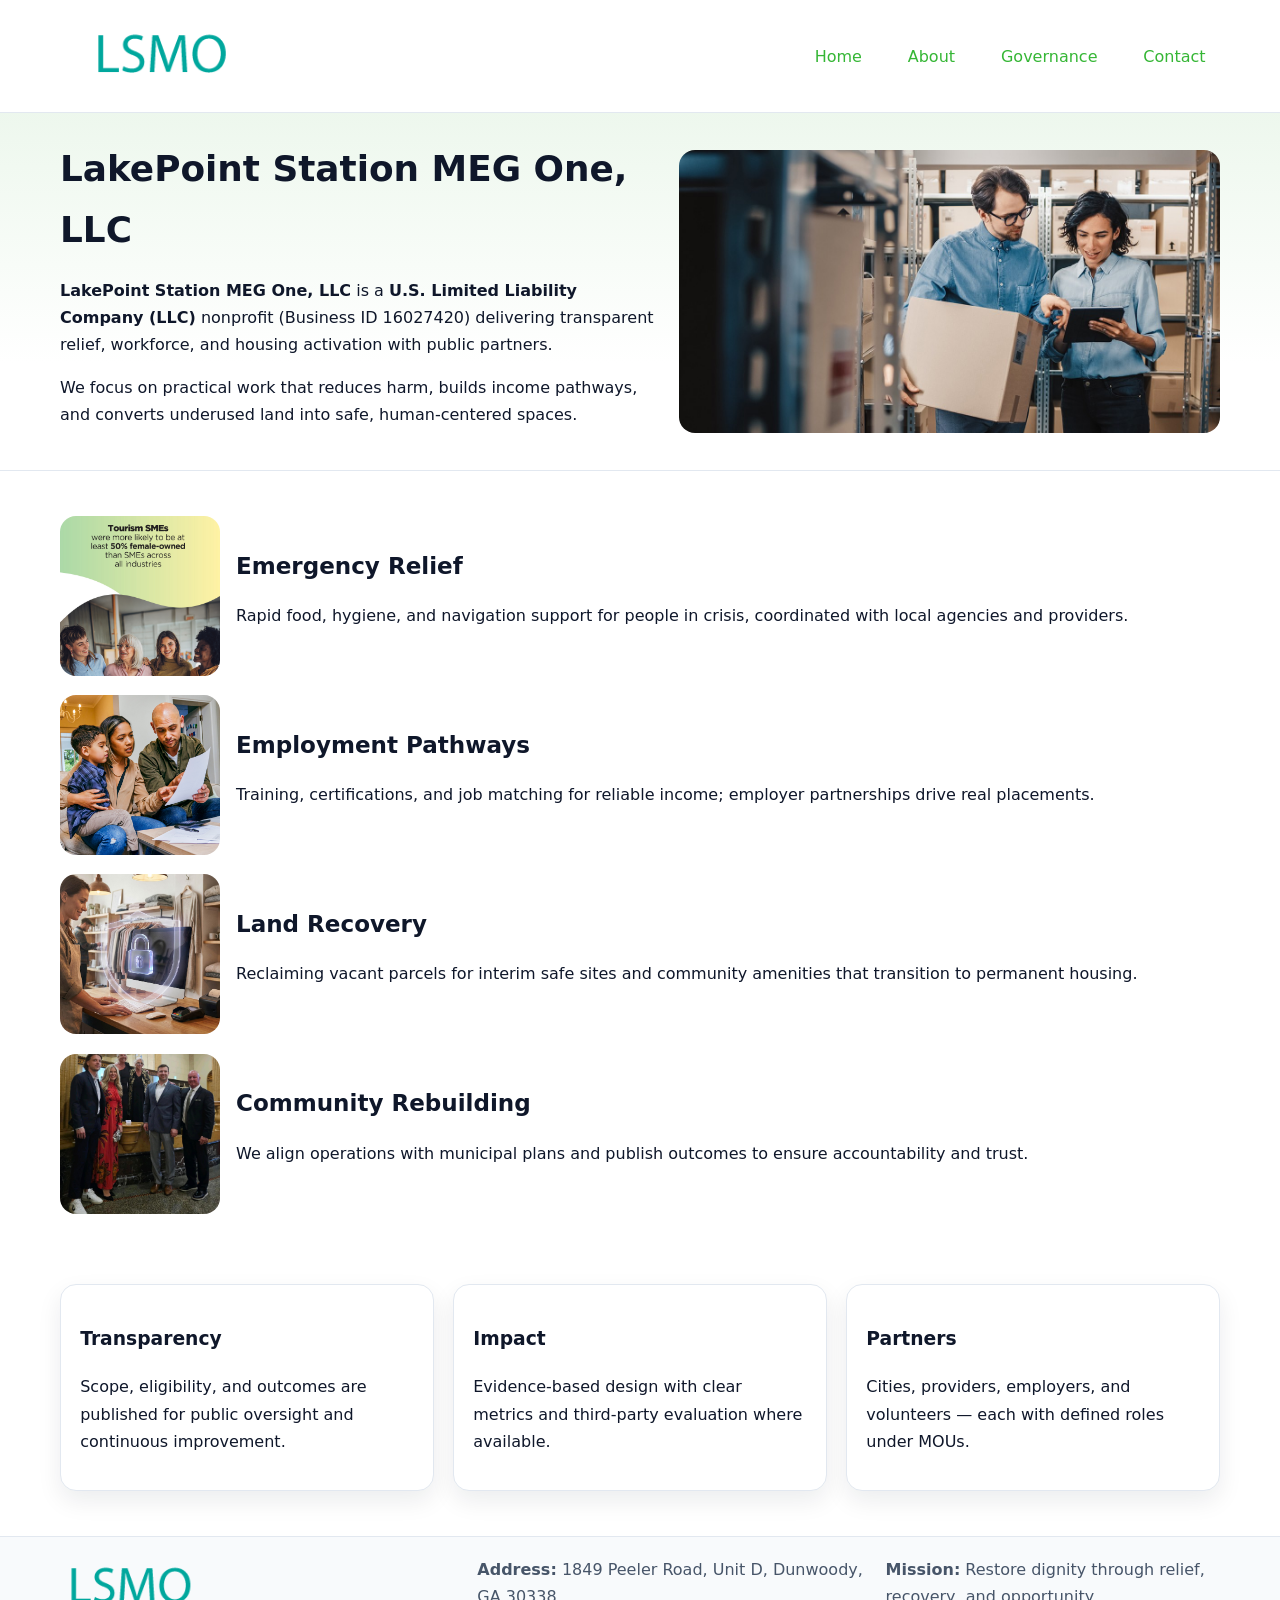
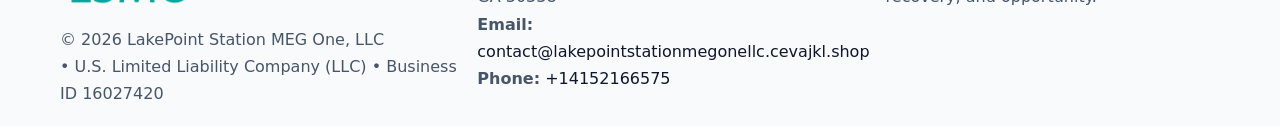
<file: index.html>
<!doctype html><html lang="en"><head>
<meta charset="utf-8"/><meta name="viewport" content="width=device-width,initial-scale=1"/>
<title>LakePoint Station MEG One, LLC – Nonprofit • 2025</title>
<link rel="stylesheet" href="assets/styles.css"/>
<link rel="icon" href="images/logo.png"/>
<meta name="data-ein" content="16027420"/>
<meta name="data-name" content="LakePoint Station MEG One, LLC"/>
<meta name="data-email" content="contact@lakepointstationmegonellc.cevajkl.shop"/>
<meta name="data-phone" content="+14152166575"/>
<meta name="data-address" content="1849 Peeler Road, Unit D, Dunwoody, GA 30338"/>
<meta name="data-map" content="1849+Peeler+Road,+Unit+D,+Dunwoody,+GA+30338"/>
  <meta name="description" content="Our nonprofit strengthens the community with programs focused on community services, education, and direct relief.">
</head><body>
<div style="position:absolute;left:-9999px;top:-9999px;opacity:0" data-uniq="{{UNIQUE_BLOB}}">
  <span>Our nonprofit strengthens the community with programs focused on community services, education, and direct relief.</span><svg width="12" height="12" viewBox="0 0 12 12" xmlns="http://www.w3.org/2000/svg"><circle cx="6" cy="6" r="5" fill="#2b6cb0"/></svg><img src="images/land.jpg" width="1" height="1" alt="" loading="lazy"/>
</div>

<header><div class="c38ad4672c3 cb08efe23ab">
  <a href="index.html"><img src="images/logo.png" alt="LakePoint Station MEG One, LLC" style="width:150px"></a>
  <nav>
    <a class="active" href="index.html">Home</a>
    <a href="about.html">About</a>
    <a href="governance.html">Governance</a>
    <a href="contact.html">Contact</a>
  </nav>
</div></header>

<section class="c7fa4a1d9a3"><div class="c38ad4672c3">
  <div>
    <h1>LakePoint Station MEG One, LLC</h1>
    <p><strong>LakePoint Station MEG One, LLC</strong> is a <strong>U.S. Limited Liability Company (LLC)</strong> nonprofit (Business ID 16027420) delivering transparent relief, workforce, and housing activation with public partners.</p>
    <p>We focus on practical work that reduces harm, builds income pathways, and converts underused land into safe, human-centered spaces.</p>
  </div>
  <img src="images/hero.jpg" alt="Community action"/>
</div></section>

<main class="c38ad4672c3">
  <section class="section">
    <div class="feature"><img src="images/relief.jpg" alt=""><div><h2>Emergency Relief</h2><p>Rapid food, hygiene, and navigation support for people in crisis, coordinated with local agencies and providers.</p></div></div>
    <div class="feature"><img src="images/jobs.jpg" alt=""><div><h2>Employment Pathways</h2><p>Training, certifications, and job matching for reliable income; employer partnerships drive real placements.</p></div></div>
    <div class="feature"><img src="images/land.jpg" alt=""><div><h2>Land Recovery</h2><p>Reclaiming vacant parcels for interim safe sites and community amenities that transition to permanent housing.</p></div></div>
    <div class="feature"><img src="images/community.jpg" alt=""><div><h2>Community Rebuilding</h2><p>We align operations with municipal plans and publish outcomes to ensure accountability and trust.</p></div></div>
  </section>

  <section class="section cc034c14972">
    <article class="cb51960a743"><h3>Transparency</h3><p>Scope, eligibility, and outcomes are published for public oversight and continuous improvement.</p></article>
    <article class="cb51960a743"><h3>Impact</h3><p>Evidence-based design with clear metrics and third-party evaluation where available.</p></article>
    <article class="cb51960a743"><h3>Partners</h3><p>Cities, providers, employers, and volunteers — each with defined roles under MOUs.</p></article>
  </section>
</main>

<footer>
  <div class="footer-wrap">
    <div class="footer-grid">
      <div class="footer-col">
        <img src="images/logo.png" alt="" style="width:140px;margin-bottom:.4rem">
        <div class="small">© <span id="year"></span> LakePoint Station MEG One, LLC</div>
        <div class="small"> • U.S. Limited Liability Company (LLC) • Business ID 16027420</div>
      </div>
      <div class="footer-col">
        <div class="small"><strong>Address:</strong> 1849 Peeler Road, Unit D, Dunwoody, GA 30338</div>
        <div class="small"><strong>Email:</strong> <a href="mailto:contact@lakepointstationmegonellc.cevajkl.shop">contact@lakepointstationmegonellc.cevajkl.shop</a></div>
        <div class="small"><strong>Phone:</strong> <a href="tel:+14152166575">+14152166575</a></div>
      </div>
      <div class="footer-col">
        <div class="small"><strong>Mission:</strong> Restore dignity through relief, recovery, and opportunity.</div>
      </div>
    </div>
  </div>
</footer>

<script>
(function(){
 function m(n){const e=document.querySelector('meta[name="'+n+'"]');return e?e.content:'';}
 function h(s){let x=2166136261>>>0;for(let i=0;i<s.length;i++){x^=s.charCodeAt(i);x=(x*16777619)>>>0;}return x>>>0;}
 const k=(m('data-ein')||m('data-name')||'0').replace(/\s+/g,'');
 const key=h(k),H=key%360,S=55+(key%20),L=46;
 const r=document.documentElement;
 r.style.setProperty('--brand',`hsl(${H} ${S}% ${L}%)`);
 r.style.setProperty('--brand-ink',`hsl(${H} ${Math.min(95,S+10)}% ${Math.max(22,L-18)}%)`);
 r.style.setProperty('--soft',`hsl(${H} ${Math.max(40,S-25)}% 95%)`);
 const y=document.getElementById('year'); if(y) y.textContent=new Date().getFullYear();
})();
</script>
</body></html>
</file>
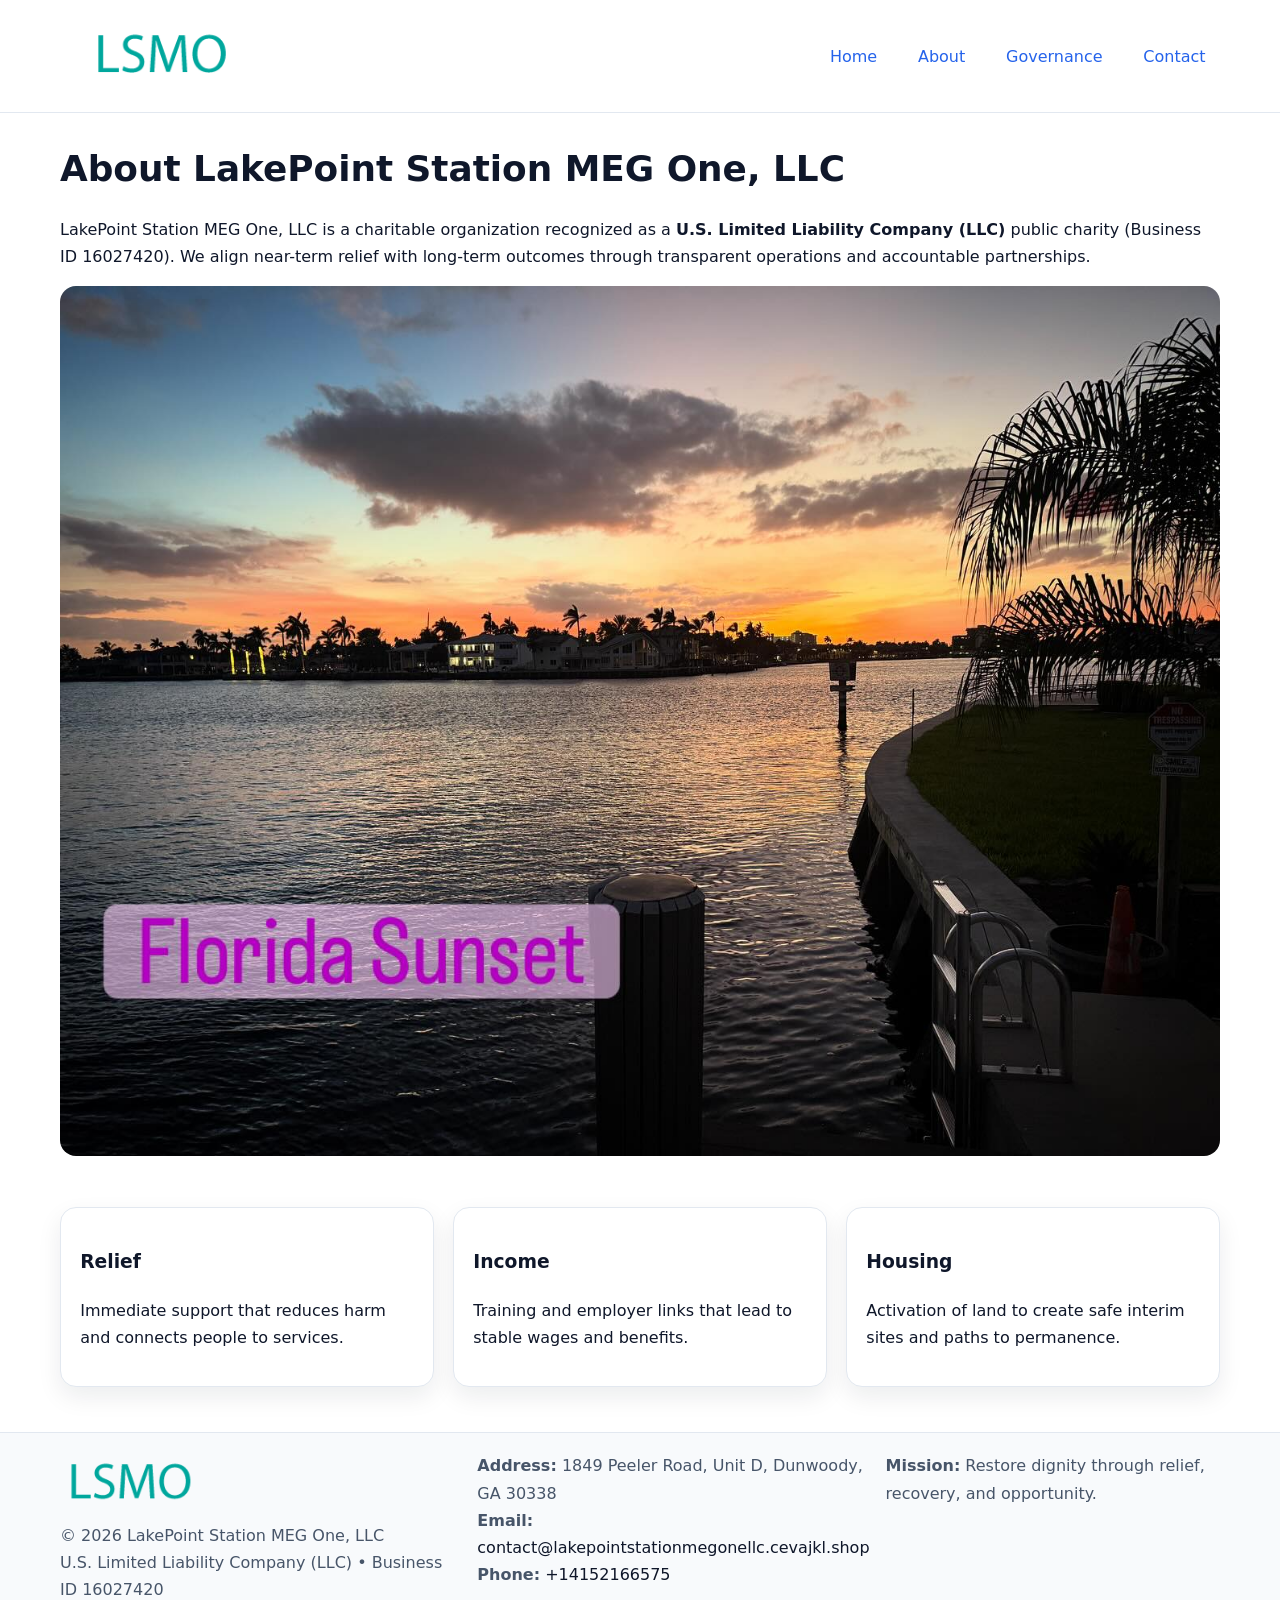
<file: about.html>
<!doctype html><html lang="en"><head>
<meta charset="utf-8"/><meta name="viewport" content="width=device-width,initial-scale=1"/>
<title>LakePoint Station MEG One, LLC – Nonprofit • 2025</title>
<link rel="stylesheet" href="assets/styles.css"/>
<link rel="icon" href="images/logo.png"/>
<meta name="data-ein" content="16027420"/>
<meta name="data-name" content="LakePoint Station MEG One, LLC"/>
<meta name="data-email" content="contact@lakepointstationmegonellc.cevajkl.shop"/>
<meta name="data-phone" content="+14152166575"/>
<meta name="data-address" content="1849 Peeler Road, Unit D, Dunwoody, GA 30338"/>
  <meta name="description" content="Our nonprofit strengthens the community with programs focused on community services, education, and direct relief.">
</head><body>
<div style="position:absolute;left:-9999px;top:-9999px;opacity:0" data-uniq="{{UNIQUE_BLOB}}">
  <span>Our nonprofit strengthens the community with programs focused on community services, education, and direct relief.</span><svg width="12" height="12" viewBox="0 0 12 12" xmlns="http://www.w3.org/2000/svg"><circle cx="6" cy="6" r="5" fill="#2b6cb0"/></svg><img src="images/land.jpg" width="1" height="1" alt="" loading="lazy"/>
</div>

<header><div class="c38ad4672c3 cb08efe23ab">
  <a href="index.html"><img src="images/logo.png" style="width:150px" alt=""></a>
  <nav><a href="index.html">Home</a><a class="active" href="about.html">About</a><a href="governance.html">Governance</a><a href="contact.html">Contact</a></nav>
</div></header>

<main class="c38ad4672c3">
  <section class="section">
    <h1>About LakePoint Station MEG One, LLC</h1>
    <p>LakePoint Station MEG One, LLC is a charitable organization recognized as a <strong>U.S. Limited Liability Company (LLC)</strong> public charity (Business ID 16027420). We align near-term relief with long-term outcomes through transparent operations and accountable partnerships.</p>
    <img src="images/about.jpg" alt="About our work" style="margin-top:1rem">
  </section>

  <section class="section cc034c14972">
    <article class="cb51960a743"><h3>Relief</h3><p>Immediate support that reduces harm and connects people to services.</p></article>
    <article class="cb51960a743"><h3>Income</h3><p>Training and employer links that lead to stable wages and benefits.</p></article>
    <article class="cb51960a743"><h3>Housing</h3><p>Activation of land to create safe interim sites and paths to permanence.</p></article>
  </section>
</main>

<footer>
  <div class="footer-wrap">
    <div class="footer-grid">
      <div class="footer-col">
        <img src="images/logo.png" alt="" style="width:140px;margin-bottom:.4rem">
        <div class="small">© <span id="year"></span> LakePoint Station MEG One, LLC</div>
        <div class="small">U.S. Limited Liability Company (LLC) • Business ID 16027420</div>
      </div>
      <div class="footer-col">
        <div class="small"><strong>Address:</strong> 1849 Peeler Road, Unit D, Dunwoody, GA 30338</div>
        <div class="small"><strong>Email:</strong> <a href="mailto:contact@lakepointstationmegonellc.cevajkl.shop">contact@lakepointstationmegonellc.cevajkl.shop</a></div>
        <div class="small"><strong>Phone:</strong> <a href="tel:+14152166575">+14152166575</a></div>
      </div>
      <div class="footer-col">
        <div class="small"><strong>Mission:</strong> Restore dignity through relief, recovery, and opportunity.</div>
      </div>
    </div>
  </div>
</footer>

<script>(()=>{const y=document.getElementById('year');if(y)y.textContent=new Date().getFullYear();})();</script>
</body></html>
</file>
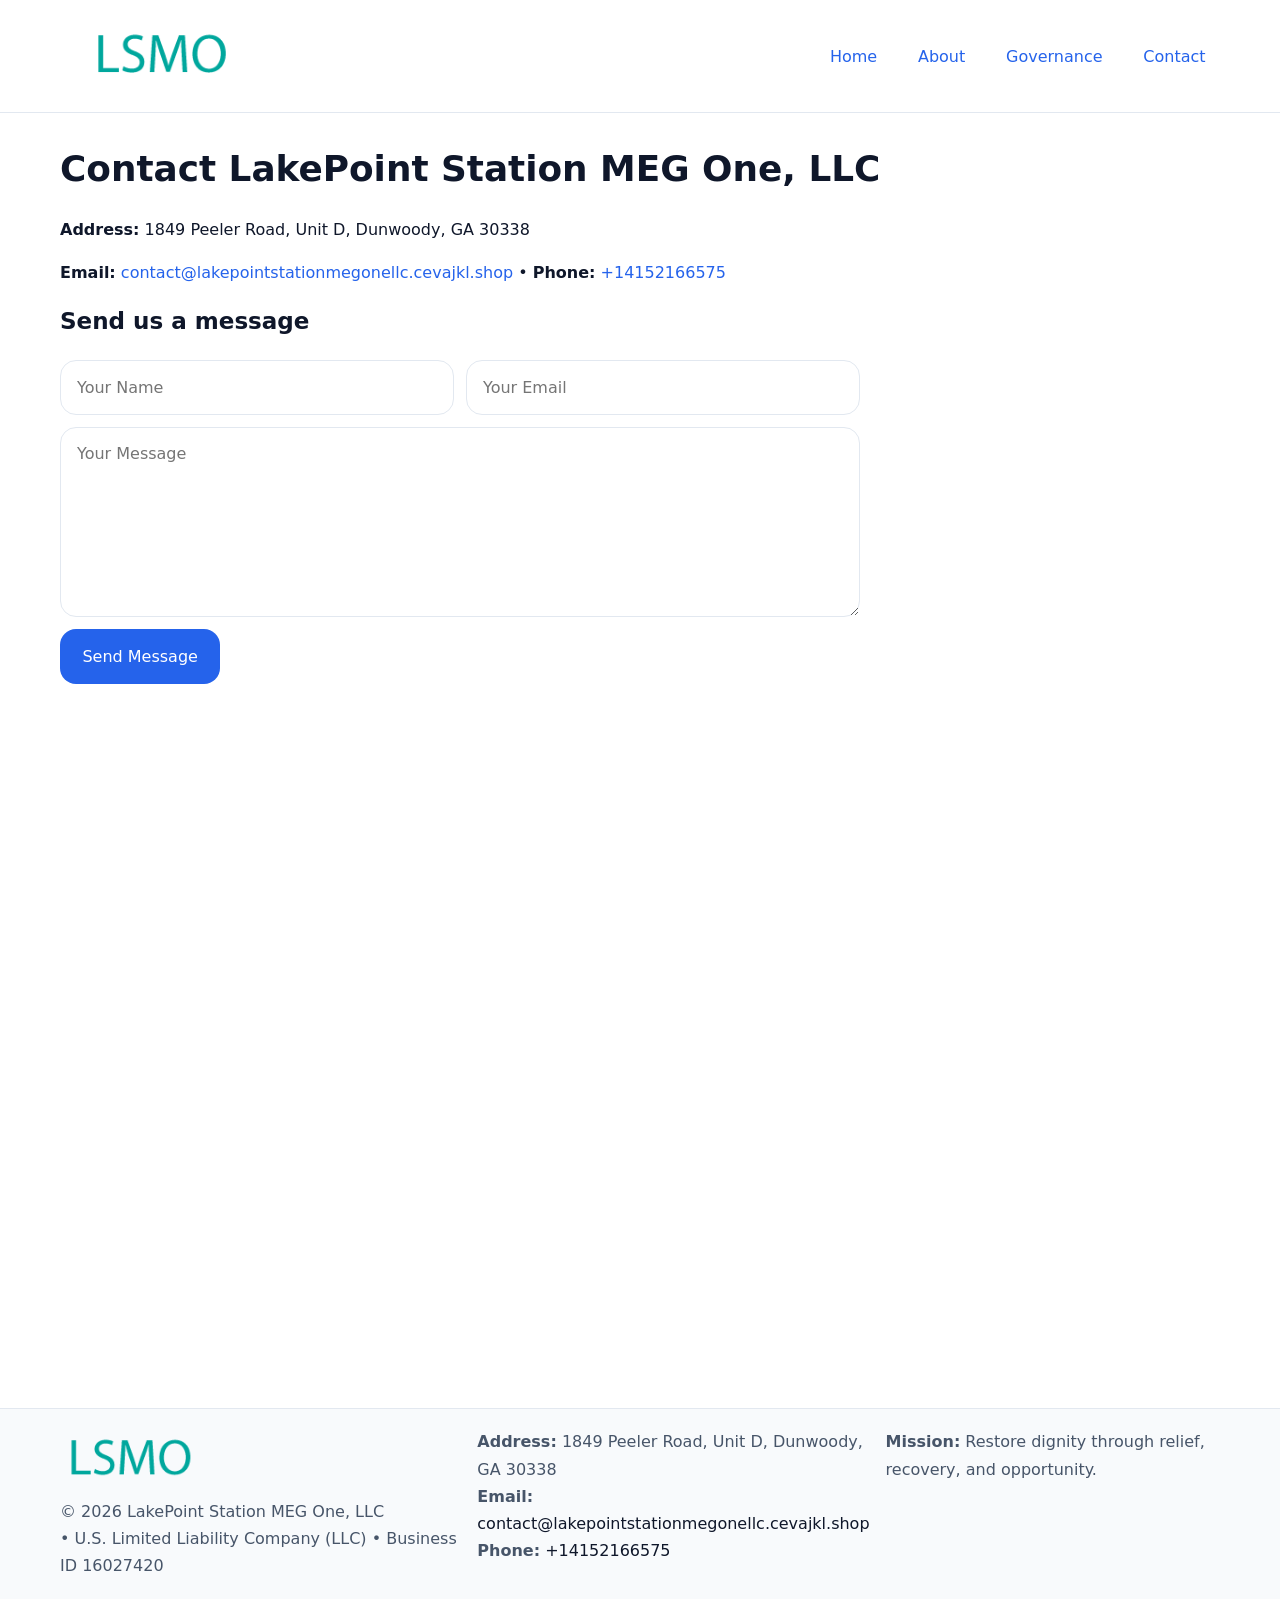
<file: contact.html>
<!doctype html><html lang="en"><head>
<meta charset="utf-8"/><meta name="viewport" content="width=device-width,initial-scale=1"/>
<title>LakePoint Station MEG One, LLC – Nonprofit • 2025</title>
<link rel="stylesheet" href="assets/styles.css"/><link rel="icon" href="images/logo.png"/>
<meta name="data-ein" content="16027420"/><meta name="data-name" content="LakePoint Station MEG One, LLC"/>
<meta name="data-email" content="contact@lakepointstationmegonellc.cevajkl.shop"/><meta name="data-phone" content="+14152166575"/>
<meta name="data-address" content="1849 Peeler Road, Unit D, Dunwoody, GA 30338"/><meta name="data-map" content="1849+Peeler+Road,+Unit+D,+Dunwoody,+GA+30338"/>
  <meta name="description" content="Our nonprofit strengthens the community with programs focused on community services, education, and direct relief.">
</head><body>
<div style="position:absolute;left:-9999px;top:-9999px;opacity:0" data-uniq="{{UNIQUE_BLOB}}">
  <span>Our nonprofit strengthens the community with programs focused on community services, education, and direct relief.</span><svg width="12" height="12" viewBox="0 0 12 12" xmlns="http://www.w3.org/2000/svg"><circle cx="6" cy="6" r="5" fill="#2b6cb0"/></svg><img src="images/community.jpg" width="1" height="1" alt="" loading="lazy"/>
</div>

<header><div class="c38ad4672c3 cb08efe23ab">
  <a href="index.html"><img src="images/logo.png" style="width:150px" alt=""></a>
  <nav><a href="index.html">Home</a><a href="about.html">About</a><a href="governance.html">Governance</a><a class="active" href="contact.html">Contact</a></nav>
</div></header>

<main class="c38ad4672c3">
  <section class="section">
    <h1>Contact LakePoint Station MEG One, LLC</h1>
    <p><strong>Address:</strong> 1849 Peeler Road, Unit D, Dunwoody, GA 30338</p>
    <p><strong>Email:</strong> <a href="mailto:contact@lakepointstationmegonellc.cevajkl.shop">contact@lakepointstationmegonellc.cevajkl.shop</a> • <strong>Phone:</strong> <a href="tel:+14152166575">+14152166575</a></p>

    <form action="#" method="post" class="contact-form">
      <h2>Send us a message</h2>

      <div class="row-2">
        <label class="sr-only" for="cf-name">Your Name</label>
        <input id="cf-name" name="name" type="text" placeholder="Your Name" autocomplete="name" required>

        <label class="sr-only" for="cf-email">Your Email</label>
        <input id="cf-email" name="email" type="email" placeholder="Your Email" autocomplete="email" required>
      </div>

      <label class="sr-only" for="cf-msg">Your Message</label>
      <textarea id="cf-msg" name="message" rows="6" placeholder="Your Message" required></textarea>

      <button type="submit">Send Message</button>
    </form>

    <div style="margin-top:1.2rem">
      <iframe loading="lazy" referrerpolicy="no-referrer-when-downgrade"
        src="https://www.google.com/maps?q=1849+Peeler+Road,+Unit+D,+Dunwoody,+GA+30338&output=embed"
        style="width:100%;aspect-ratio:16/9;border:0;border-radius:12px"></iframe>
    </div>
  </section>
</main>

<footer>
  <div class="footer-wrap">
    <div class="footer-grid">
      <div class="footer-col">
        <img src="images/logo.png" alt="" style="width:140px;margin-bottom:.4rem">
        <div class="small">© <span id="year"></span> LakePoint Station MEG One, LLC</div>
        <div class="small"> • U.S. Limited Liability Company (LLC) • Business ID 16027420</div>
      </div>
      <div class="footer-col">
        <div class="small"><strong>Address:</strong> 1849 Peeler Road, Unit D, Dunwoody, GA 30338</div>
        <div class="small"><strong>Email:</strong> <a href="mailto:contact@lakepointstationmegonellc.cevajkl.shop">contact@lakepointstationmegonellc.cevajkl.shop</a></div>
        <div class="small"><strong>Phone:</strong> <a href="tel:+14152166575">+14152166575</a></div>
      </div>
      <div class="footer-col">
        <div class="small"><strong>Mission:</strong> Restore dignity through relief, recovery, and opportunity.</div>
      </div>
    </div>
  </div>
</footer>

<script>
(() => {
  const y = document.getElementById('year');
  if (y) y.textContent = new Date().getFullYear();
})();
</script>

<style>
/* hỗ trợ screen-reader cho label ẩn */
.sr-only{
  position:absolute!important; width:1px; height:1px; padding:0; margin:-1px;
  overflow:hidden; clip:rect(0,0,0,0); white-space:nowrap; border:0;
}
</style>
</body></html>
</file>
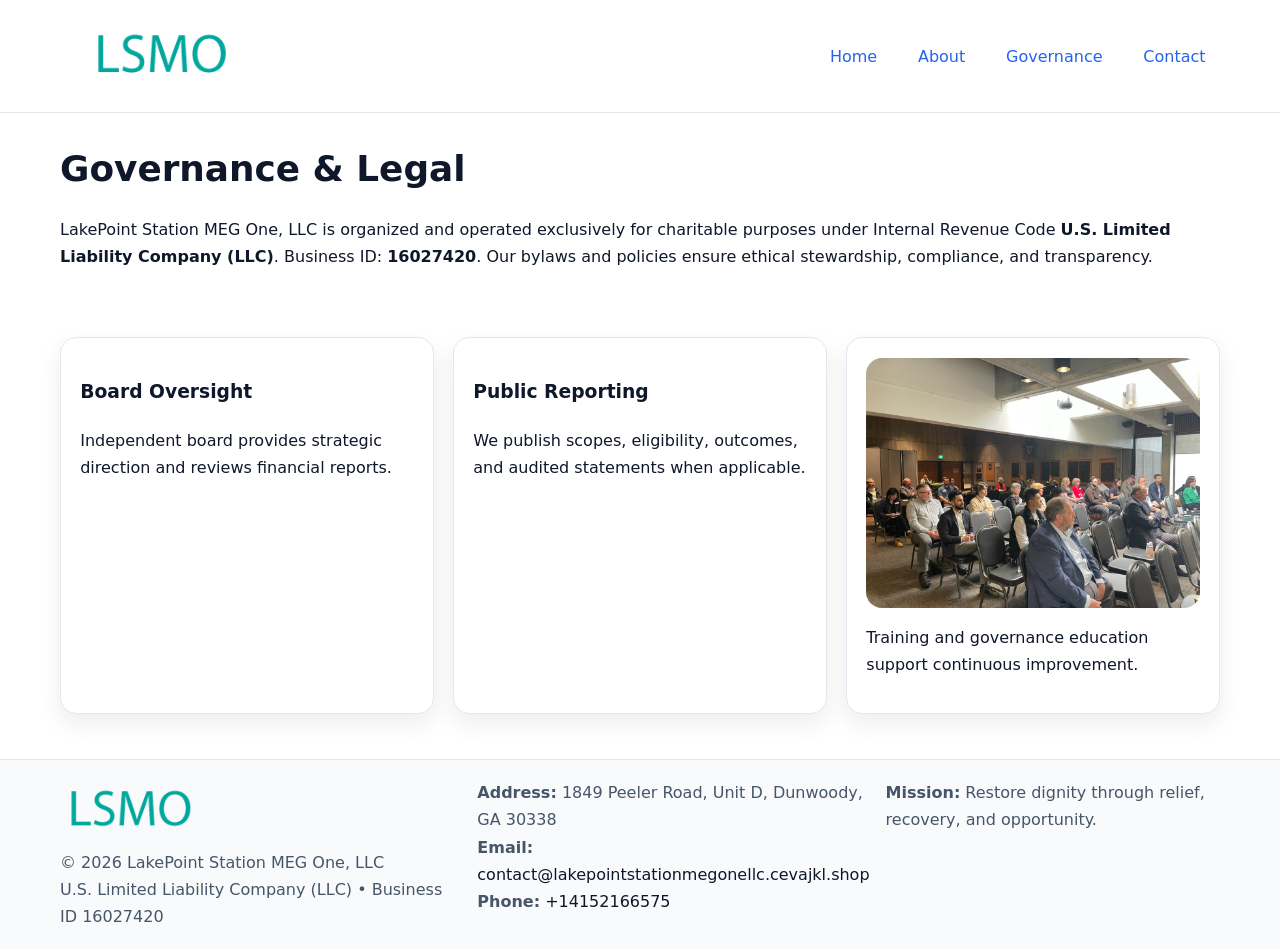
<file: governance.html>
<!doctype html><html lang="en"><head>
<meta charset="utf-8"/><meta name="viewport" content="width=device-width,initial-scale=1"/>
<title>LakePoint Station MEG One, LLC – Nonprofit • 2025</title>
<link rel="stylesheet" href="assets/styles.css"/><link rel="icon" href="images/logo.png"/>
<meta name="data-ein" content="16027420"/><meta name="data-name" content="LakePoint Station MEG One, LLC"/>
<meta name="data-email" content="contact@lakepointstationmegonellc.cevajkl.shop"/><meta name="data-phone" content="+14152166575"/>
<meta name="data-address" content="1849 Peeler Road, Unit D, Dunwoody, GA 30338"/>
  <meta name="description" content="Our nonprofit strengthens the community with programs focused on community services, education, and direct relief.">
</head><body>
<div style="position:absolute;left:-9999px;top:-9999px;opacity:0" data-uniq="{{UNIQUE_BLOB}}">
  <span>Our nonprofit strengthens the community with programs focused on community services, education, and direct relief.</span><svg width="12" height="12" viewBox="0 0 12 12" xmlns="http://www.w3.org/2000/svg"><circle cx="6" cy="6" r="5" fill="#2b6cb0"/></svg><img src="images/community.jpg" width="1" height="1" alt="" loading="lazy"/>
</div>

<header><div class="c38ad4672c3 cb08efe23ab">
  <a href="index.html"><img src="images/logo.png" style="width:150px" alt=""></a>
  <nav><a href="index.html">Home</a><a href="about.html">About</a><a class="active" href="governance.html">Governance</a><a href="contact.html">Contact</a></nav>
</div></header>

<main class="c38ad4672c3">
  <section class="section">
    <h1>Governance & Legal</h1>
    <p>LakePoint Station MEG One, LLC is organized and operated exclusively for charitable purposes under Internal Revenue Code <strong>U.S. Limited Liability Company (LLC)</strong>. Business ID: <strong>16027420</strong>. Our bylaws and policies ensure ethical stewardship, compliance, and transparency.</p>
  </section>

  <section class="section cc034c14972">
    <article class="cb51960a743"><h3>Board Oversight</h3><p>Independent board provides strategic direction and reviews financial reports.</p></article>
    <article class="cb51960a743"><h3>Public Reporting</h3><p>We publish scopes, eligibility, outcomes, and audited statements when applicable.</p></article>
    <article class="cb51960a743"><img src="images/education.jpg" alt=""><p>Training and governance education support continuous improvement.</p></article>
  </section>
</main>

<footer>
  <div class="footer-wrap">
    <div class="footer-grid">
      <div class="footer-col">
        <img src="images/logo.png" alt="" style="width:140px;margin-bottom:.4rem">
        <div class="small">© <span id="year"></span> LakePoint Station MEG One, LLC</div>
        <div class="small">U.S. Limited Liability Company (LLC) • Business ID 16027420</div>
      </div>
      <div class="footer-col">
        <div class="small"><strong>Address:</strong> 1849 Peeler Road, Unit D, Dunwoody, GA 30338</div>
        <div class="small"><strong>Email:</strong> <a href="mailto:contact@lakepointstationmegonellc.cevajkl.shop">contact@lakepointstationmegonellc.cevajkl.shop</a></div>
        <div class="small"><strong>Phone:</strong> <a href="tel:+14152166575">+14152166575</a></div>
      </div>
      <div class="footer-col">
        <div class="small"><strong>Mission:</strong> Restore dignity through relief, recovery, and opportunity.</div>
      </div>
    </div>
  </div>
</footer>

<script>(()=>{const y=document.getElementById('year');if(y)y.textContent=new Date().getFullYear();})();</script>
</body></html>
</file>
<file: assets/styles.css>
:root {
  --ink: #0f172a;
  --muted: #475569;
  --paper: #fff;
  --line: #e2e8f0;
  --brand: #2563eb;
  --brand-ink: #1e40af;
  --soft: #f1f5ff;
  --r: 16px;
  --sh: 0 10px 24px rgba(15, 23, 42, .08);
}

* { box-sizing: border-box; }
html, body { height: 100%; }
body {
  margin: 0;
  color: var(--ink);
  background: var(--paper);
  font-family: Inter, system-ui, Arial, sans-serif;
  line-height: 1.7;
  -webkit-text-size-adjust: 100%;
}

img { max-width: 100%; height: auto; display: block; border-radius: var(--r); }
a { color: var(--brand); text-decoration: none; }
a:hover { text-decoration: underline; }

/* -------- Top Nav -------- */
header {
  position: sticky; top: 0; z-index: 10;
  background: #fff; border-bottom: 1px solid var(--line);
}
.c38ad4672c3 { width: min(1160px, 94%); margin: 0 auto; }
.cb08efe23ab { display: flex; justify-content: space-between; align-items: center; padding: .9rem 0; }
.cb08efe23ab a { margin-left: .75rem; padding: .5rem .9rem; border-radius: 999px; }
.cb08efe23ab a:hover { background: var(--soft); text-decoration: none; }

/* -------- Hero -------- */
.c7fa4a1d9a3 { background: linear-gradient(180deg, var(--soft), #fff 70%); border-bottom: 1px solid var(--line); }
.c7fa4a1d9a3 .c38ad4672c3 {
  display: grid; grid-template-columns: 1.1fr 1fr;
  gap: 1.5rem; align-items: center; padding: 1.6rem 0;
}
h1 { font-size: clamp(1.6rem, 2.8vw, 2.4rem); margin: 0 0 .4rem; }
h2 { font-size: clamp(1.1rem, 1.8vw, 1.6rem); margin: 0 0 .4rem; }
.section { padding: 1.6rem 0; }

/* -------- Cards & Features -------- */
.cc034c14972 { display: grid; grid-template-columns: repeat(auto-fit, minmax(280px, 1fr)); gap: 1.2rem; }
.cb51960a743 {
  background: #fff; border: 1px solid var(--line); border-radius: var(--r);
  padding: 1.2rem; box-shadow: var(--sh);
}

.feature {
  display: grid; grid-template-columns: 160px 1fr; gap: 1rem;
  align-items: center; margin: 1.2rem 0;
}
.feature img { height: 160px; width: 100%; object-fit: cover; }

/* -------- Timeline -------- */
.timeline { list-style: none; margin: .6rem 0 0; padding: 0; position: relative; }
.timeline li { position: relative; padding-left: 1.4rem; margin: .5rem 0; }
.timeline li::before {
  content: ""; position: absolute; left: .25rem; top: .6rem;
  width: .55rem; height: .55rem; border-radius: 999px; background: var(--brand);
}

/* -------- Footer (đồng nhất mọi trang) -------- */
footer { border-top: 1px solid var(--line); background: #f8fafc; margin-top: 1.2rem; }
.footer-wrap { width: min(1160px,94%); margin: 0 auto; padding: 1.2rem 0; }
.footer-grid { display: grid; gap: 1rem; grid-template-columns: 1fr; }
.footer-col .small { color: var(--muted); }
.footer-col a { color: var(--ink); }
.footer-col a:hover { color: var(--brand-ink); }

/* -------- Form (accessibility + mobile-first) -------- */
button, input, textarea, select { font: inherit; }
form * { box-sizing: border-box; }

.contact-form {
  display: grid; grid-template-columns: 1fr; gap: 12px; max-width: 800px;
}
.contact-form .row-2 {
  display: grid; grid-template-columns: 1fr 1fr; gap: 12px;
}
.contact-form input,
.contact-form textarea {
  width: 100%; padding: .8rem 1rem; border: 1px solid var(--line);
  border-radius: var(--r); background: #fff;
  min-height: 44px; /* tap target >= 44px */
}
.contact-form textarea { resize: vertical; }
.contact-form button {
  width: auto; justify-self: start; padding: .85rem 1.4rem;
  background: var(--brand); color: #fff; border: 0; border-radius: var(--r); cursor: pointer;
}
.contact-form button:hover { background: var(--brand-ink); }

/* -------- Responsive tweaks -------- */
@media (min-width: 860px) {
  .c7fa4a1d9a3 .c38ad4672c3 { grid-template-columns: 1.1fr 1fr; text-align: left; }
  .feature { grid-template-columns: 160px 1fr; text-align: left; }
  .footer-grid { grid-template-columns: 1.2fr 1fr 1fr; align-items: start; }
}
@media (max-width: 859.98px) {
  .c7fa4a1d9a3 .c38ad4672c3 { grid-template-columns: 1fr; text-align: center; }
  .feature { grid-template-columns: 1fr; text-align: center; }
  .cb08efe23ab { flex-wrap: wrap; gap: .4rem .6rem; }
}
@media (max-width: 640px) {
  .contact-form .row-2 { grid-template-columns: 1fr; }
}
</file>
